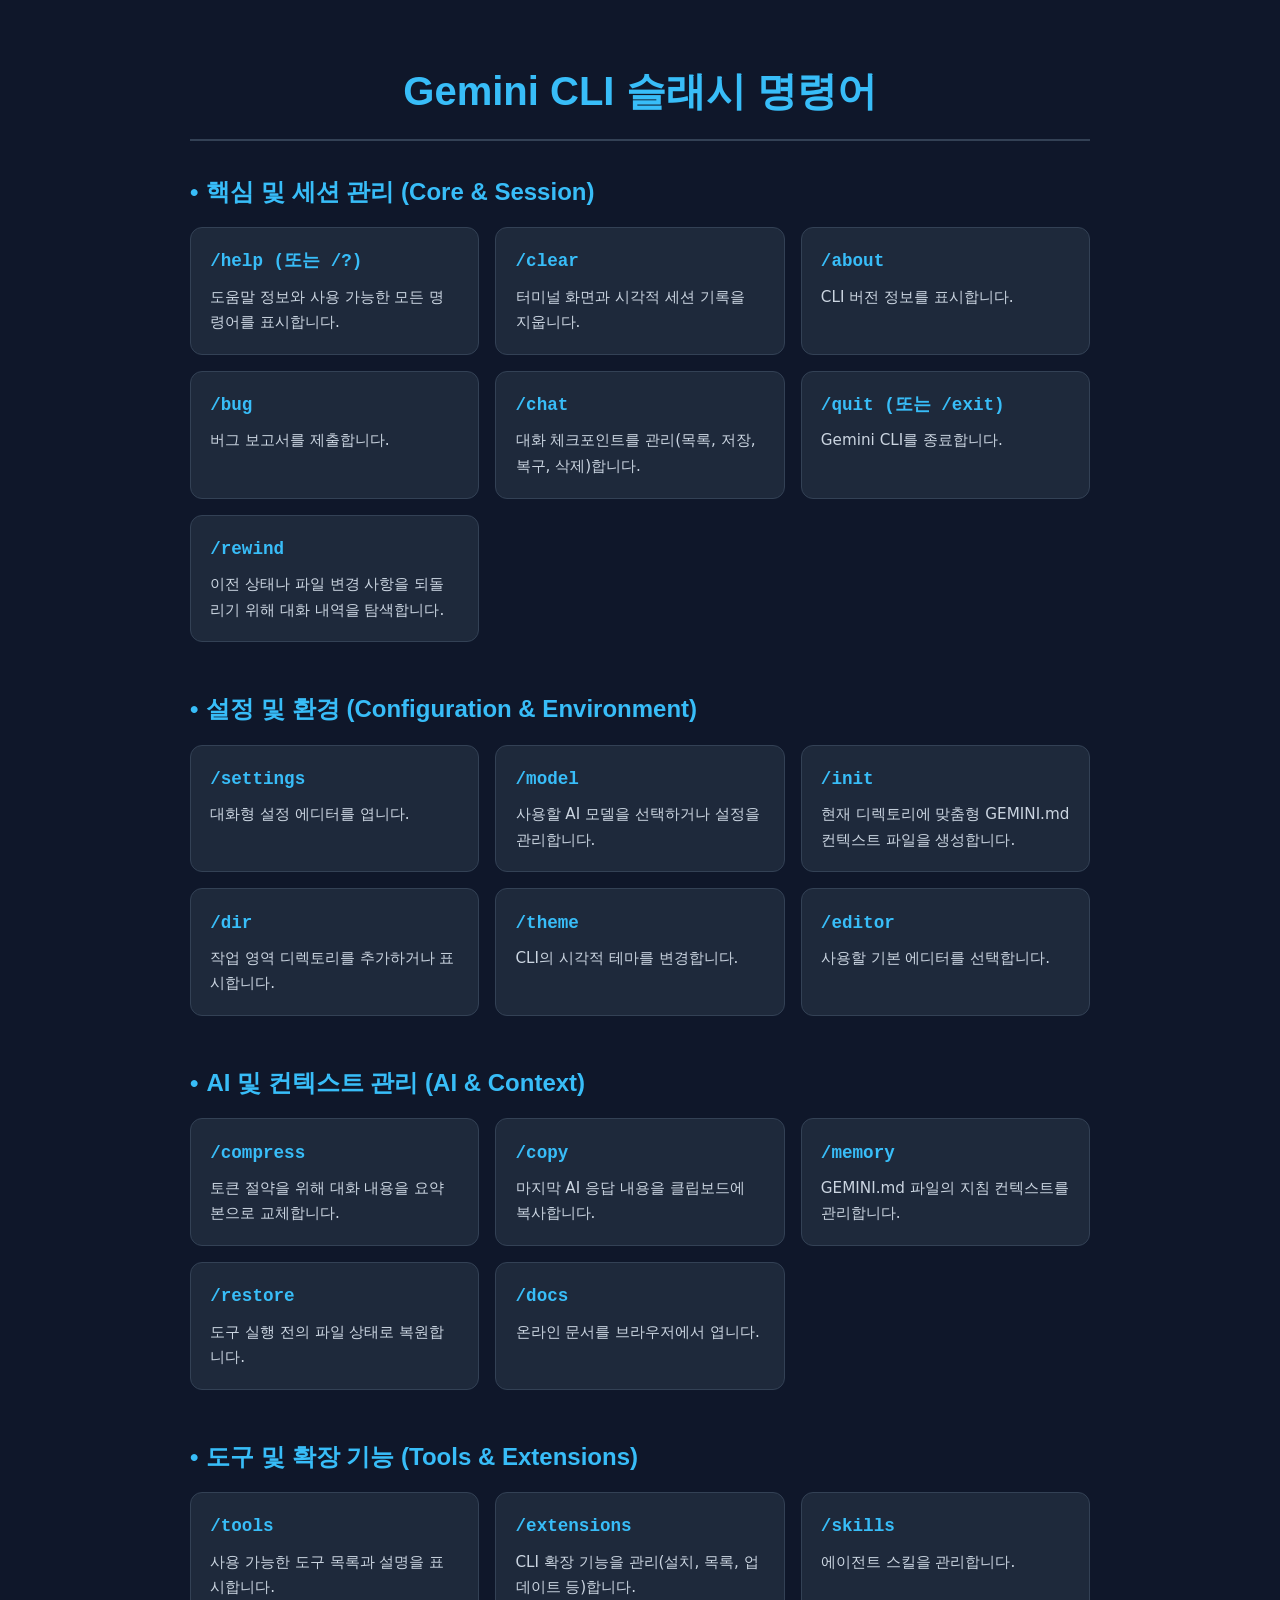
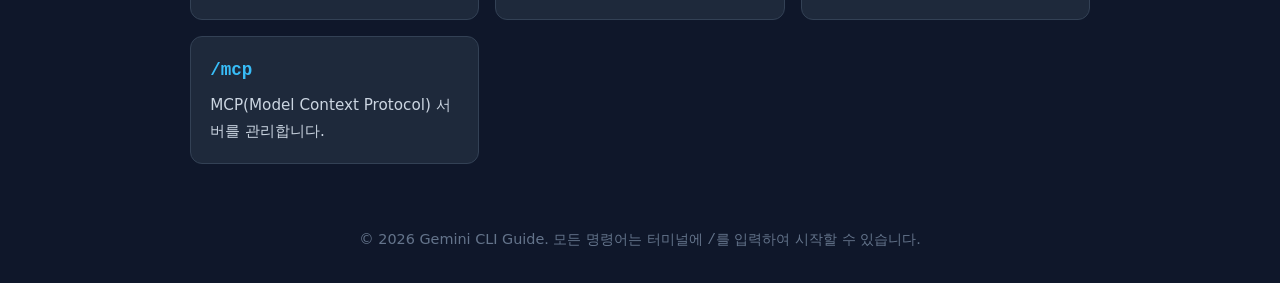
<file: docs/gemini_commands.html>
<!DOCTYPE html>
<html lang="ko">
<head>
    <meta charset="UTF-8">
    <meta name="viewport" content="width=device-width, initial-scale=1.0">
    <title>Gemini CLI 슬래시 명령어 가이드</title>
    <style>
        :root {
            --bg-color: #0f172a;
            --text-color: #f8fafc;
            --accent-color: #38bdf8;
            --card-bg: #1e293b;
            --border-color: #334155;
        }
        body {
            font-family: 'Pretendard Std', 'Pretendard', -apple-system, BlinkMacSystemFont, system-ui, Roboto, sans-serif;
            background-color: var(--bg-color);
            color: var(--text-color);
            line-height: 1.6;
            margin: 0;
            padding: 2rem;
            display: flex;
            justify-content: center;
        }
        .container {
            max-width: 900px;
            width: 100%;
        }
        h1 {
            font-family: 'Gmarket Sans', sans-serif;
            text-align: center;
            color: var(--accent-color);
            font-size: 2.5rem;
            margin-bottom: 2rem;
            border-bottom: 2px solid var(--border-color);
            padding-bottom: 1rem;
        }
        .section {
            margin-bottom: 3rem;
        }
        h2 {
            font-family: 'Gmarket Sans', sans-serif;
            font-size: 1.5rem;
            color: var(--accent-color);
            margin-bottom: 1rem;
            display: flex;
            align-items: center;
        }
        h2::before {
            content: '•';
            margin-right: 0.5rem;
        }
        .command-grid {
            display: grid;
            grid-template-columns: repeat(auto-fill, minmax(280px, 1fr));
            gap: 1rem;
        }
        .command-card {
            background-color: var(--card-bg);
            border: 1px solid var(--border-color);
            padding: 1.2rem;
            border-radius: 12px;
            transition: transform 0.2s, border-color 0.2s;
        }
        .command-card:hover {
            transform: translateY(-4px);
            border-color: var(--accent-color);
        }
        .command-name {
            font-weight: bold;
            font-size: 1.1rem;
            color: var(--accent-color);
            font-family: monospace;
            display: block;
            margin-bottom: 0.5rem;
        }
        .command-desc {
            font-size: 0.95rem;
            color: #cbd5e1;
        }
        footer {
            text-align: center;
            margin-top: 4rem;
            font-size: 0.9rem;
            color: #64748b;
        }
    </style>
</head>
<body>
    <div class="container">
        <h1>Gemini CLI 슬래시 명령어</h1>

        <div class="section">
            <h2>핵심 및 세션 관리 (Core & Session)</h2>
            <div class="command-grid">
                <div class="command-card">
                    <span class="command-name">/help (또는 /?)</span>
                    <span class="command-desc">도움말 정보와 사용 가능한 모든 명령어를 표시합니다.</span>
                </div>
                <div class="command-card">
                    <span class="command-name">/clear</span>
                    <span class="command-desc">터미널 화면과 시각적 세션 기록을 지웁니다.</span>
                </div>
                <div class="command-card">
                    <span class="command-name">/about</span>
                    <span class="command-desc">CLI 버전 정보를 표시합니다.</span>
                </div>
                <div class="command-card">
                    <span class="command-name">/bug</span>
                    <span class="command-desc">버그 보고서를 제출합니다.</span>
                </div>
                <div class="command-card">
                    <span class="command-name">/chat</span>
                    <span class="command-desc">대화 체크포인트를 관리(목록, 저장, 복구, 삭제)합니다.</span>
                </div>
                <div class="command-card">
                    <span class="command-name">/quit (또는 /exit)</span>
                    <span class="command-desc">Gemini CLI를 종료합니다.</span>
                </div>
                <div class="command-card">
                    <span class="command-name">/rewind</span>
                    <span class="command-desc">이전 상태나 파일 변경 사항을 되돌리기 위해 대화 내역을 탐색합니다.</span>
                </div>
            </div>
        </div>

        <div class="section">
            <h2>설정 및 환경 (Configuration & Environment)</h2>
            <div class="command-grid">
                <div class="command-card">
                    <span class="command-name">/settings</span>
                    <span class="command-desc">대화형 설정 에디터를 엽니다.</span>
                </div>
                <div class="command-card">
                    <span class="command-name">/model</span>
                    <span class="command-desc">사용할 AI 모델을 선택하거나 설정을 관리합니다.</span>
                </div>
                <div class="command-card">
                    <span class="command-name">/init</span>
                    <span class="command-desc">현재 디렉토리에 맞춤형 GEMINI.md 컨텍스트 파일을 생성합니다.</span>
                </div>
                <div class="command-card">
                    <span class="command-name">/dir</span>
                    <span class="command-desc">작업 영역 디렉토리를 추가하거나 표시합니다.</span>
                </div>
                <div class="command-card">
                    <span class="command-name">/theme</span>
                    <span class="command-desc">CLI의 시각적 테마를 변경합니다.</span>
                </div>
                <div class="command-card">
                    <span class="command-name">/editor</span>
                    <span class="command-desc">사용할 기본 에디터를 선택합니다.</span>
                </div>
            </div>
        </div>

        <div class="section">
            <h2>AI 및 컨텍스트 관리 (AI & Context)</h2>
            <div class="command-grid">
                <div class="command-card">
                    <span class="command-name">/compress</span>
                    <span class="command-desc">토큰 절약을 위해 대화 내용을 요약본으로 교체합니다.</span>
                </div>
                <div class="command-card">
                    <span class="command-name">/copy</span>
                    <span class="command-desc">마지막 AI 응답 내용을 클립보드에 복사합니다.</span>
                </div>
                <div class="command-card">
                    <span class="command-name">/memory</span>
                    <span class="command-desc">GEMINI.md 파일의 지침 컨텍스트를 관리합니다.</span>
                </div>
                <div class="command-card">
                    <span class="command-name">/restore</span>
                    <span class="command-desc">도구 실행 전의 파일 상태로 복원합니다.</span>
                </div>
                <div class="command-card">
                    <span class="command-name">/docs</span>
                    <span class="command-desc">온라인 문서를 브라우저에서 엽니다.</span>
                </div>
            </div>
        </div>

        <div class="section">
            <h2>도구 및 확장 기능 (Tools & Extensions)</h2>
            <div class="command-grid">
                <div class="command-card">
                    <span class="command-name">/tools</span>
                    <span class="command-desc">사용 가능한 도구 목록과 설명을 표시합니다.</span>
                </div>
                <div class="command-card">
                    <span class="command-name">/extensions</span>
                    <span class="command-desc">CLI 확장 기능을 관리(설치, 목록, 업데이트 등)합니다.</span>
                </div>
                <div class="command-card">
                    <span class="command-name">/skills</span>
                    <span class="command-desc">에이전트 스킬을 관리합니다.</span>
                </div>
                <div class="command-card">
                    <span class="command-name">/mcp</span>
                    <span class="command-desc">MCP(Model Context Protocol) 서버를 관리합니다.</span>
                </div>
            </div>
        </div>

        <footer>
            &copy; 2026 Gemini CLI Guide. 모든 명령어는 터미널에 <code>/</code>를 입력하여 시작할 수 있습니다.
        </footer>
    </div>
</body>
</html>
</file>
